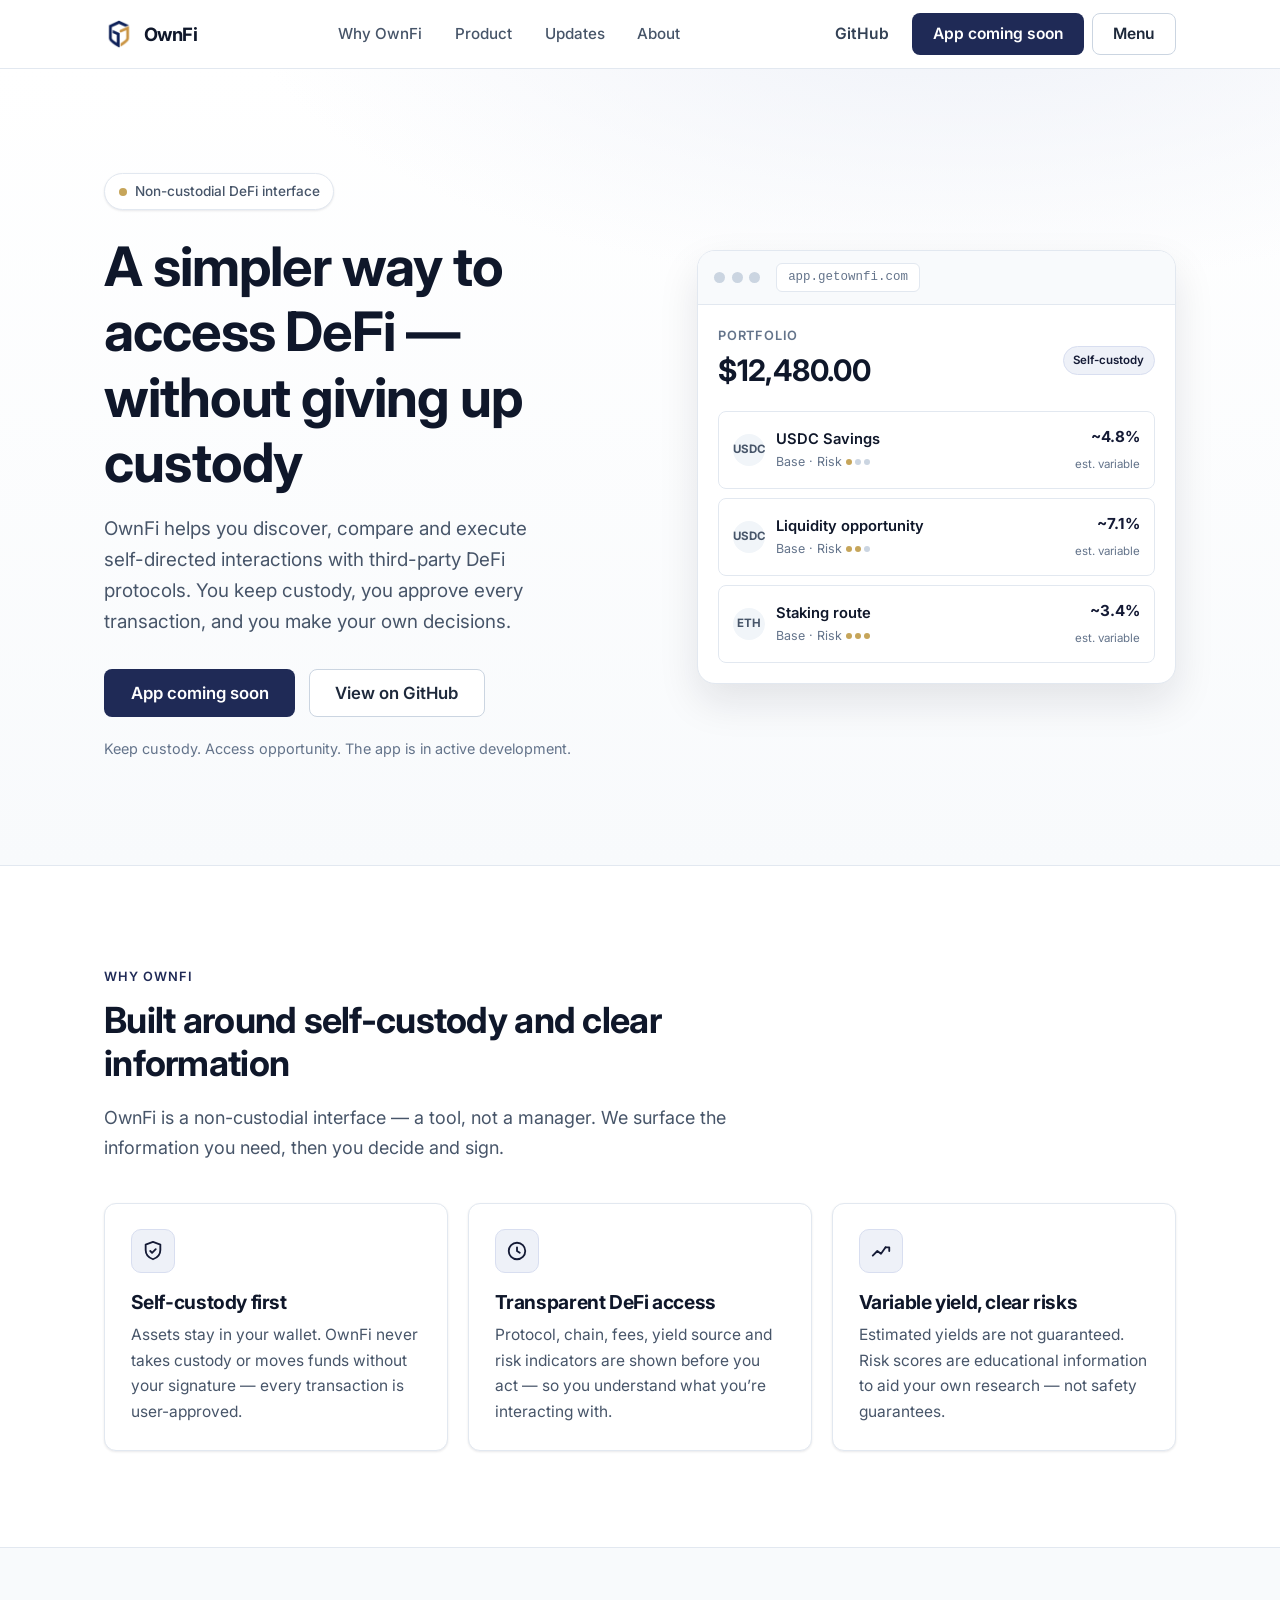
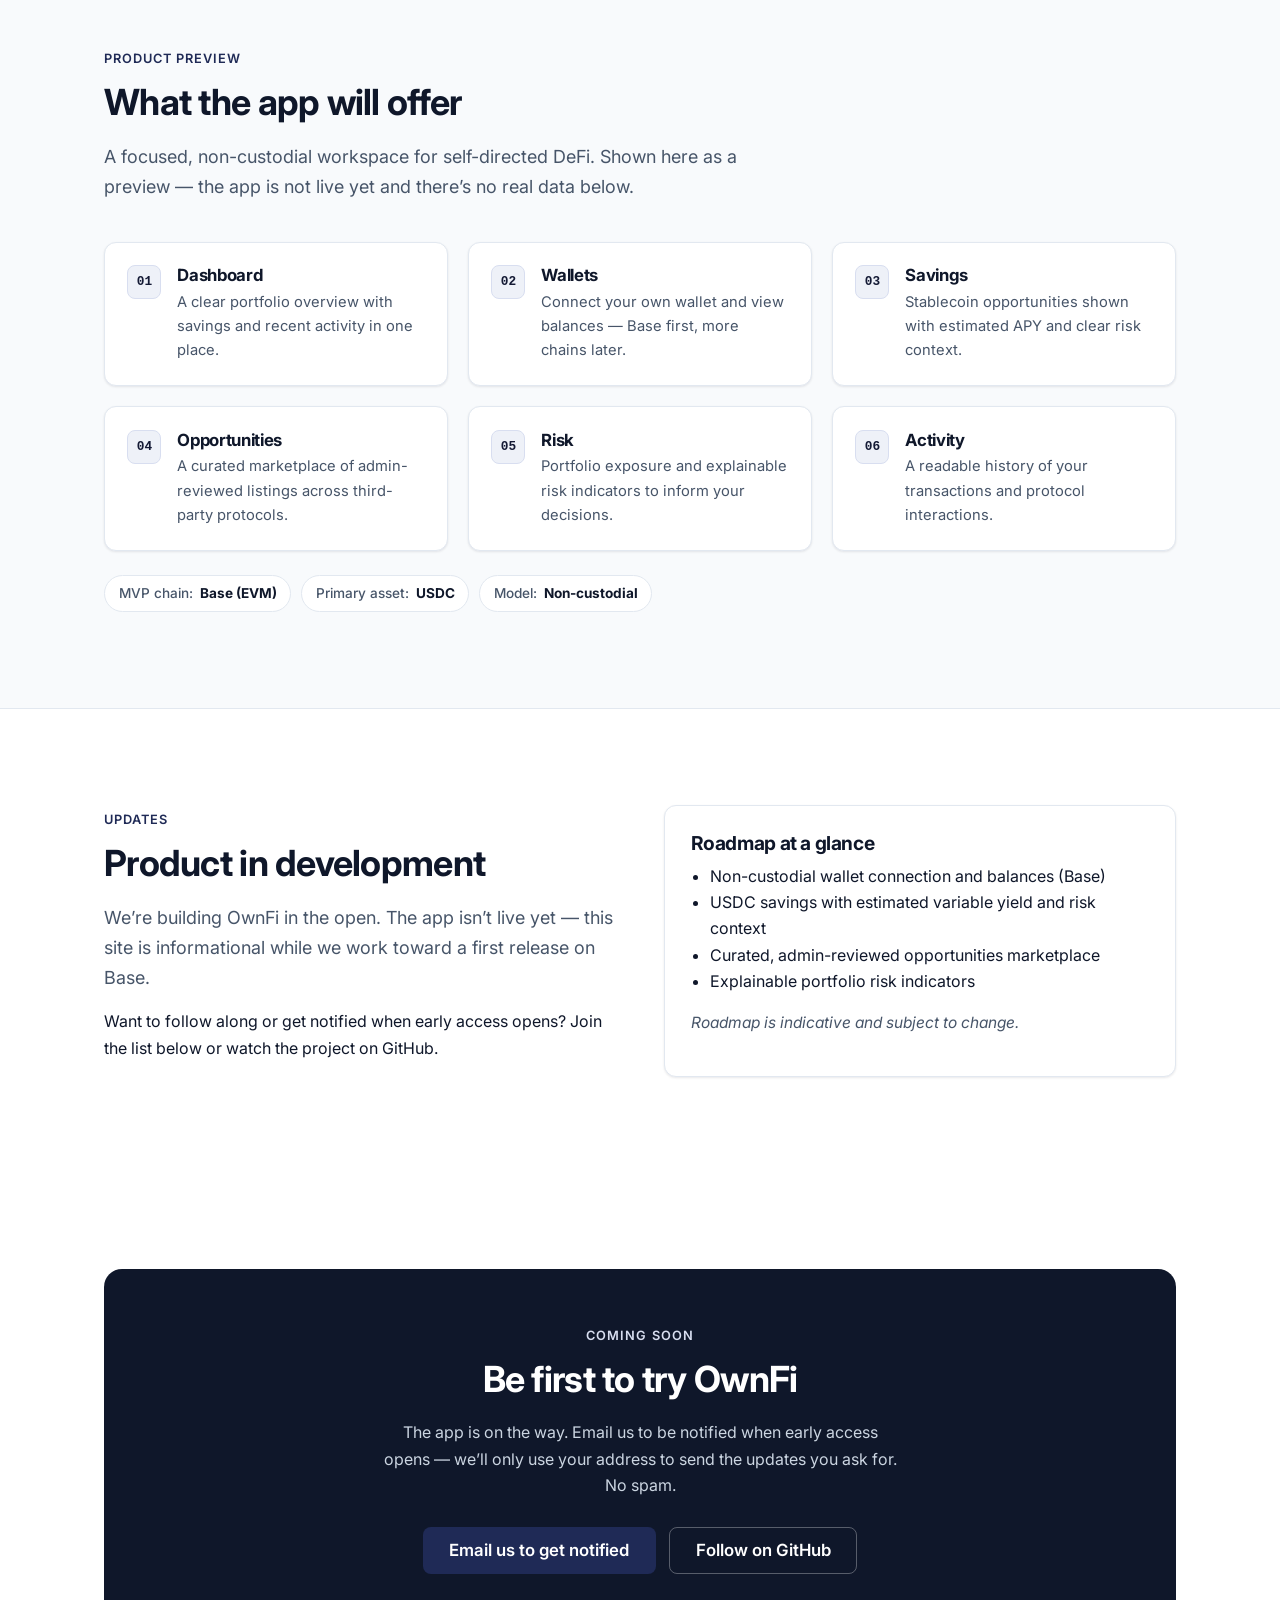
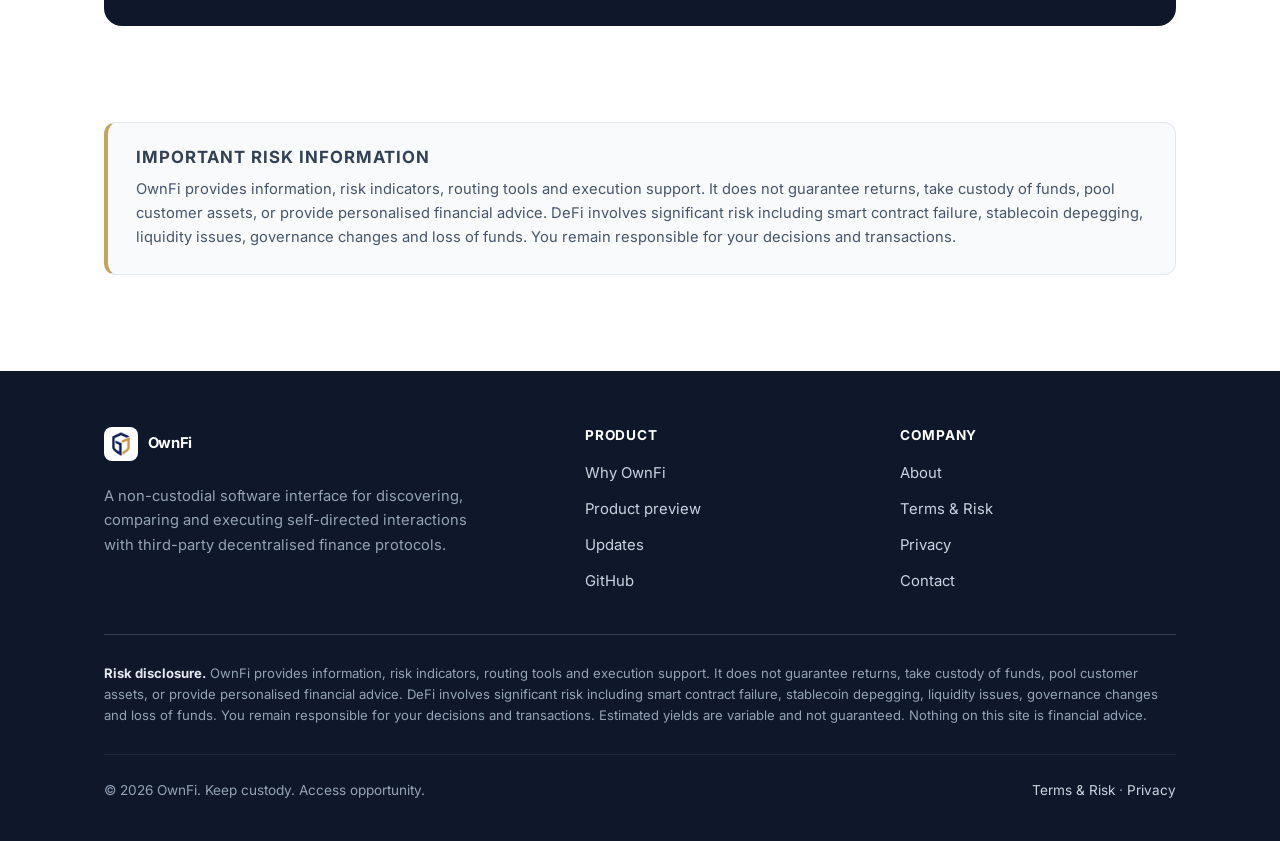
<file: index.html>
<!doctype html>
<html lang="en">
  <head>
    <meta charset="utf-8" />
    <meta name="viewport" content="width=device-width, initial-scale=1" />
    <title>OwnFi — Keep custody. Access opportunity.</title>
    <meta
      name="description"
      content="OwnFi is a non-custodial software interface for discovering, comparing and executing self-directed interactions with third-party DeFi protocols. Keep custody. Access opportunity."
    />
    <link rel="canonical" href="https://getownfi.com/" />

    <!-- Icons -->
    <link rel="icon" type="image/png" href="favicon.png" />
    <link rel="apple-touch-icon" href="apple-touch-icon.png" />
    <meta name="theme-color" content="#1f2a56" />

    <!-- Open Graph / Twitter -->
    <meta property="og:type" content="website" />
    <meta property="og:site_name" content="OwnFi" />
    <meta property="og:title" content="OwnFi — Keep custody. Access opportunity." />
    <meta
      property="og:description"
      content="A simpler way to access DeFi — without giving up custody. A non-custodial interface for self-directed interactions with third-party DeFi protocols."
    />
    <meta property="og:url" content="https://getownfi.com/" />
    <meta property="og:image" content="https://getownfi.com/assets/img/og.png" />
    <meta name="twitter:card" content="summary_large_image" />
    <meta name="twitter:title" content="OwnFi — Keep custody. Access opportunity." />
    <meta
      name="twitter:description"
      content="A simpler way to access DeFi — without giving up custody."
    />
    <meta name="twitter:image" content="https://getownfi.com/assets/img/og.png" />

    <!-- Fonts -->
    <link rel="preconnect" href="https://fonts.googleapis.com" />
    <link rel="preconnect" href="https://fonts.gstatic.com" crossorigin />
    <link
      href="https://fonts.googleapis.com/css2?family=Inter:wght@400;500;600;700&display=swap"
      rel="stylesheet"
    />

    <link rel="stylesheet" href="assets/css/styles.css" />
  </head>
  <body>
    <a class="skip-link" href="#main">Skip to content</a>

    <!-- ===================== Header ===================== -->
    <header class="site-header">
      <div class="container nav">
        <a class="brand" href="index.html" aria-label="OwnFi home">
          <img class="brand__mark" src="assets/img/logo-mark.png" alt="" width="30" height="30" />
          OwnFi
        </a>

        <nav aria-label="Primary">
          <ul class="nav__links" id="primary-nav">
            <li><a href="#value">Why OwnFi</a></li>
            <li><a href="#product">Product</a></li>
            <li><a href="#updates">Updates</a></li>
            <li><a href="about.html">About</a></li>
          </ul>
        </nav>

        <div class="nav__cta">
          <a class="btn btn--ghost" href="https://github.com/GetOwnFi" rel="noopener">GitHub</a>
          <a class="btn btn--primary" href="#waitlist">App coming soon</a>
          <button
            class="btn btn--secondary nav-toggle"
            type="button"
            aria-expanded="false"
            aria-controls="primary-nav"
            aria-label="Toggle navigation menu"
          >
            Menu
          </button>
        </div>
      </div>
    </header>

    <main id="main">
      <!-- ===================== Hero ===================== -->
      <section class="hero">
        <div class="container hero__grid">
          <div class="hero__copy">
            <span class="hero__badge"><span class="dot"></span> Non-custodial DeFi interface</span>
            <h1>A simpler way to access DeFi — without giving up custody</h1>
            <p class="hero__sub">
              OwnFi helps you discover, compare and execute self-directed interactions with
              third-party DeFi protocols. You keep custody, you approve every transaction, and
              you make your own decisions.
            </p>
            <div class="hero__actions">
              <a class="btn btn--primary btn--lg" href="#waitlist">App coming soon</a>
              <a class="btn btn--secondary btn--lg" href="https://github.com/GetOwnFi" rel="noopener">
                View on GitHub
              </a>
            </div>
            <p class="hero__note">Keep custody. Access opportunity. The app is in active development.</p>
          </div>

          <!-- Static mock UI illustration (no real data, no API calls) -->
          <div class="hero__media">
            <div class="mock" role="img" aria-label="Illustration of the OwnFi app showing a sample portfolio balance and example savings opportunities. Figures are illustrative only.">
              <div class="mock__bar" aria-hidden="true">
                <span></span><span></span><span></span>
                <span class="mock__url">app.getownfi.com</span>
              </div>
              <div class="mock__body" aria-hidden="true">
                <div class="mock__row">
                  <div>
                    <div class="mock__title">Portfolio</div>
                    <div class="mock__balance">$12,480.00</div>
                  </div>
                  <span class="mock__pill">Self-custody</span>
                </div>
                <ul class="mock__list">
                  <li class="mock__item">
                    <div class="mock__item-main">
                      <span class="mock__token">USDC</span>
                      <div>
                        <div class="mock__item-name">USDC Savings</div>
                        <div class="mock__item-sub">
                          Base · Risk
                          <span class="risk-dots" data-level="1"><i></i><i></i><i></i></span>
                        </div>
                      </div>
                    </div>
                    <div class="mock__apy">
                      <strong>~4.8%</strong>
                      <span>est. variable</span>
                    </div>
                  </li>
                  <li class="mock__item">
                    <div class="mock__item-main">
                      <span class="mock__token">USDC</span>
                      <div>
                        <div class="mock__item-name">Liquidity opportunity</div>
                        <div class="mock__item-sub">
                          Base · Risk
                          <span class="risk-dots" data-level="2"><i></i><i></i><i></i></span>
                        </div>
                      </div>
                    </div>
                    <div class="mock__apy">
                      <strong>~7.1%</strong>
                      <span>est. variable</span>
                    </div>
                  </li>
                  <li class="mock__item">
                    <div class="mock__item-main">
                      <span class="mock__token">ETH</span>
                      <div>
                        <div class="mock__item-name">Staking route</div>
                        <div class="mock__item-sub">
                          Base · Risk
                          <span class="risk-dots" data-level="3"><i></i><i></i><i></i></span>
                        </div>
                      </div>
                    </div>
                    <div class="mock__apy">
                      <strong>~3.4%</strong>
                      <span>est. variable</span>
                    </div>
                  </li>
                </ul>
              </div>
            </div>
          </div>
        </div>
      </section>

      <!-- ===================== Value props ===================== -->
      <section class="section" id="value">
        <div class="container">
          <div class="section__head">
            <span class="eyebrow">Why OwnFi</span>
            <h2>Built around self-custody and clear information</h2>
            <p class="lead">
              OwnFi is a non-custodial interface — a tool, not a manager. We surface the
              information you need, then you decide and sign.
            </p>
          </div>

          <div class="grid grid--3">
            <article class="card">
              <div class="card__icon" aria-hidden="true">
                <svg viewBox="0 0 24 24" fill="none" stroke="currentColor" stroke-width="2" stroke-linecap="round" stroke-linejoin="round">
                  <path d="M12 2l8 3v6c0 5-3.4 8.5-8 10-4.6-1.5-8-5-8-10V5l8-3z" />
                  <path d="M9 12l2 2 4-4" />
                </svg>
              </div>
              <h3>Self-custody first</h3>
              <p>
                Assets stay in your wallet. OwnFi never takes custody or moves funds without your
                signature — every transaction is user-approved.
              </p>
            </article>

            <article class="card">
              <div class="card__icon" aria-hidden="true">
                <svg viewBox="0 0 24 24" fill="none" stroke="currentColor" stroke-width="2" stroke-linecap="round" stroke-linejoin="round">
                  <circle cx="12" cy="12" r="9" />
                  <path d="M12 8v4l3 2" />
                </svg>
              </div>
              <h3>Transparent DeFi access</h3>
              <p>
                Protocol, chain, fees, yield source and risk indicators are shown before you act —
                so you understand what you’re interacting with.
              </p>
            </article>

            <article class="card">
              <div class="card__icon" aria-hidden="true">
                <svg viewBox="0 0 24 24" fill="none" stroke="currentColor" stroke-width="2" stroke-linecap="round" stroke-linejoin="round">
                  <path d="M3 17l5-5 4 3 5-7" />
                  <path d="M17 8h4v4" />
                </svg>
              </div>
              <h3>Variable yield, clear risks</h3>
              <p>
                Estimated yields are not guaranteed. Risk scores are educational information to aid
                your own research — not safety guarantees.
              </p>
            </article>
          </div>
        </div>
      </section>

      <!-- ===================== Product preview ===================== -->
      <section class="section section--subtle" id="product">
        <div class="container">
          <div class="section__head">
            <span class="eyebrow">Product preview</span>
            <h2>What the app will offer</h2>
            <p class="lead">
              A focused, non-custodial workspace for self-directed DeFi. Shown here as a preview —
              the app is not live yet and there’s no real data below.
            </p>
          </div>

          <div class="grid grid--3">
            <article class="feature">
              <span class="feature__num">01</span>
              <div>
                <h3>Dashboard</h3>
                <p>A clear portfolio overview with savings and recent activity in one place.</p>
              </div>
            </article>
            <article class="feature">
              <span class="feature__num">02</span>
              <div>
                <h3>Wallets</h3>
                <p>Connect your own wallet and view balances — Base first, more chains later.</p>
              </div>
            </article>
            <article class="feature">
              <span class="feature__num">03</span>
              <div>
                <h3>Savings</h3>
                <p>Stablecoin opportunities shown with estimated APY and clear risk context.</p>
              </div>
            </article>
            <article class="feature">
              <span class="feature__num">04</span>
              <div>
                <h3>Opportunities</h3>
                <p>A curated marketplace of admin-reviewed listings across third-party protocols.</p>
              </div>
            </article>
            <article class="feature">
              <span class="feature__num">05</span>
              <div>
                <h3>Risk</h3>
                <p>Portfolio exposure and explainable risk indicators to inform your decisions.</p>
              </div>
            </article>
            <article class="feature">
              <span class="feature__num">06</span>
              <div>
                <h3>Activity</h3>
                <p>A readable history of your transactions and protocol interactions.</p>
              </div>
            </article>
          </div>

          <div class="chips" aria-label="Initial focus">
            <span class="chip">MVP chain: <strong>Base (EVM)</strong></span>
            <span class="chip">Primary asset: <strong>USDC</strong></span>
            <span class="chip">Model: <strong>Non-custodial</strong></span>
          </div>
        </div>
      </section>

      <!-- ===================== Updates ===================== -->
      <section class="section" id="updates">
        <div class="container">
          <div class="grid grid--2" style="align-items: center; gap: 3rem;">
            <div>
              <span class="eyebrow">Updates</span>
              <h2>Product in development</h2>
              <p class="lead">
                We’re building OwnFi in the open. The app isn’t live yet — this site is
                informational while we work toward a first release on Base.
              </p>
              <p>
                Want to follow along or get notified when early access opens? Join the list below
                or watch the project on GitHub.
              </p>
            </div>
            <div class="card">
              <h3>Roadmap at a glance</h3>
              <ul>
                <li>Non-custodial wallet connection and balances (Base)</li>
                <li>USDC savings with estimated variable yield and risk context</li>
                <li>Curated, admin-reviewed opportunities marketplace</li>
                <li>Explainable portfolio risk indicators</li>
              </ul>
              <p class="meta-note">Roadmap is indicative and subject to change.</p>
            </div>
          </div>
        </div>
      </section>

      <!-- ===================== Waitlist / CTA ===================== -->
      <section class="section" id="waitlist" aria-labelledby="waitlist-title">
        <div class="container">
          <div class="callout">
            <span class="eyebrow" style="color: var(--accent-100)">Coming soon</span>
            <h2 id="waitlist-title">Be first to try OwnFi</h2>
            <p>
              The app is on the way. Email us to be notified when early access opens — we’ll only
              use your address to send the updates you ask for. No spam.
            </p>

            <div class="hero__actions">
              <a
                class="btn btn--primary btn--lg"
                href="mailto:hello@getownfi.com?subject=OwnFi%20early%20access"
                >Email us to get notified</a
              >
              <a class="btn btn--secondary btn--lg" href="https://github.com/GetOwnFi" rel="noopener">
                Follow on GitHub
              </a>
            </div>
          </div>
        </div>
      </section>

      <!-- ===================== Disclaimer ===================== -->
      <section class="section" style="padding-top: 0;">
        <div class="container">
          <div class="disclaimer">
            <h2>Important risk information</h2>
            <p>
              OwnFi provides information, risk indicators, routing tools and execution support. It
              does not guarantee returns, take custody of funds, pool customer assets, or provide
              personalised financial advice. DeFi involves significant risk including smart contract
              failure, stablecoin depegging, liquidity issues, governance changes and loss of funds.
              You remain responsible for your decisions and transactions.
            </p>
          </div>
        </div>
      </section>
    </main>

    <!-- ===================== Footer ===================== -->
    <footer class="site-footer">
      <div class="container">
        <div class="footer__grid">
          <div class="footer__col footer__brand-col">
            <a class="brand" href="index.html" aria-label="OwnFi home">
              <img class="brand__mark" src="assets/img/logo-mark.png" alt="" width="30" height="30" />
              OwnFi
            </a>
            <p class="footer__about">
              A non-custodial software interface for discovering, comparing and executing
              self-directed interactions with third-party decentralised finance protocols.
            </p>
          </div>

          <div class="footer__col">
            <h4>Product</h4>
            <ul>
              <li><a href="index.html#value">Why OwnFi</a></li>
              <li><a href="index.html#product">Product preview</a></li>
              <li><a href="index.html#updates">Updates</a></li>
              <li><a href="https://github.com/GetOwnFi" rel="noopener">GitHub</a></li>
            </ul>
          </div>

          <div class="footer__col">
            <h4>Company</h4>
            <ul>
              <li><a href="about.html">About</a></li>
              <li><a href="terms.html">Terms &amp; Risk</a></li>
              <li><a href="privacy.html">Privacy</a></li>
              <li><a href="mailto:hello@getownfi.com">Contact</a></li>
            </ul>
          </div>
        </div>

        <p class="footer__disclaimer">
          <strong>Risk disclosure.</strong> OwnFi provides information, risk indicators, routing
          tools and execution support. It does not guarantee returns, take custody of funds, pool
          customer assets, or provide personalised financial advice. DeFi involves significant risk
          including smart contract failure, stablecoin depegging, liquidity issues, governance
          changes and loss of funds. You remain responsible for your decisions and transactions.
          Estimated yields are variable and not guaranteed. Nothing on this site is financial advice.
        </p>

        <div class="footer__bottom">
          <span>&copy; <span id="year">2026</span> OwnFi. Keep custody. Access opportunity.</span>
          <span>
            <a href="terms.html">Terms &amp; Risk</a> ·
            <a href="privacy.html">Privacy</a>
          </span>
        </div>
      </div>
    </footer>

    <script src="assets/js/main.js" defer></script>
  </body>
</html>
</file>
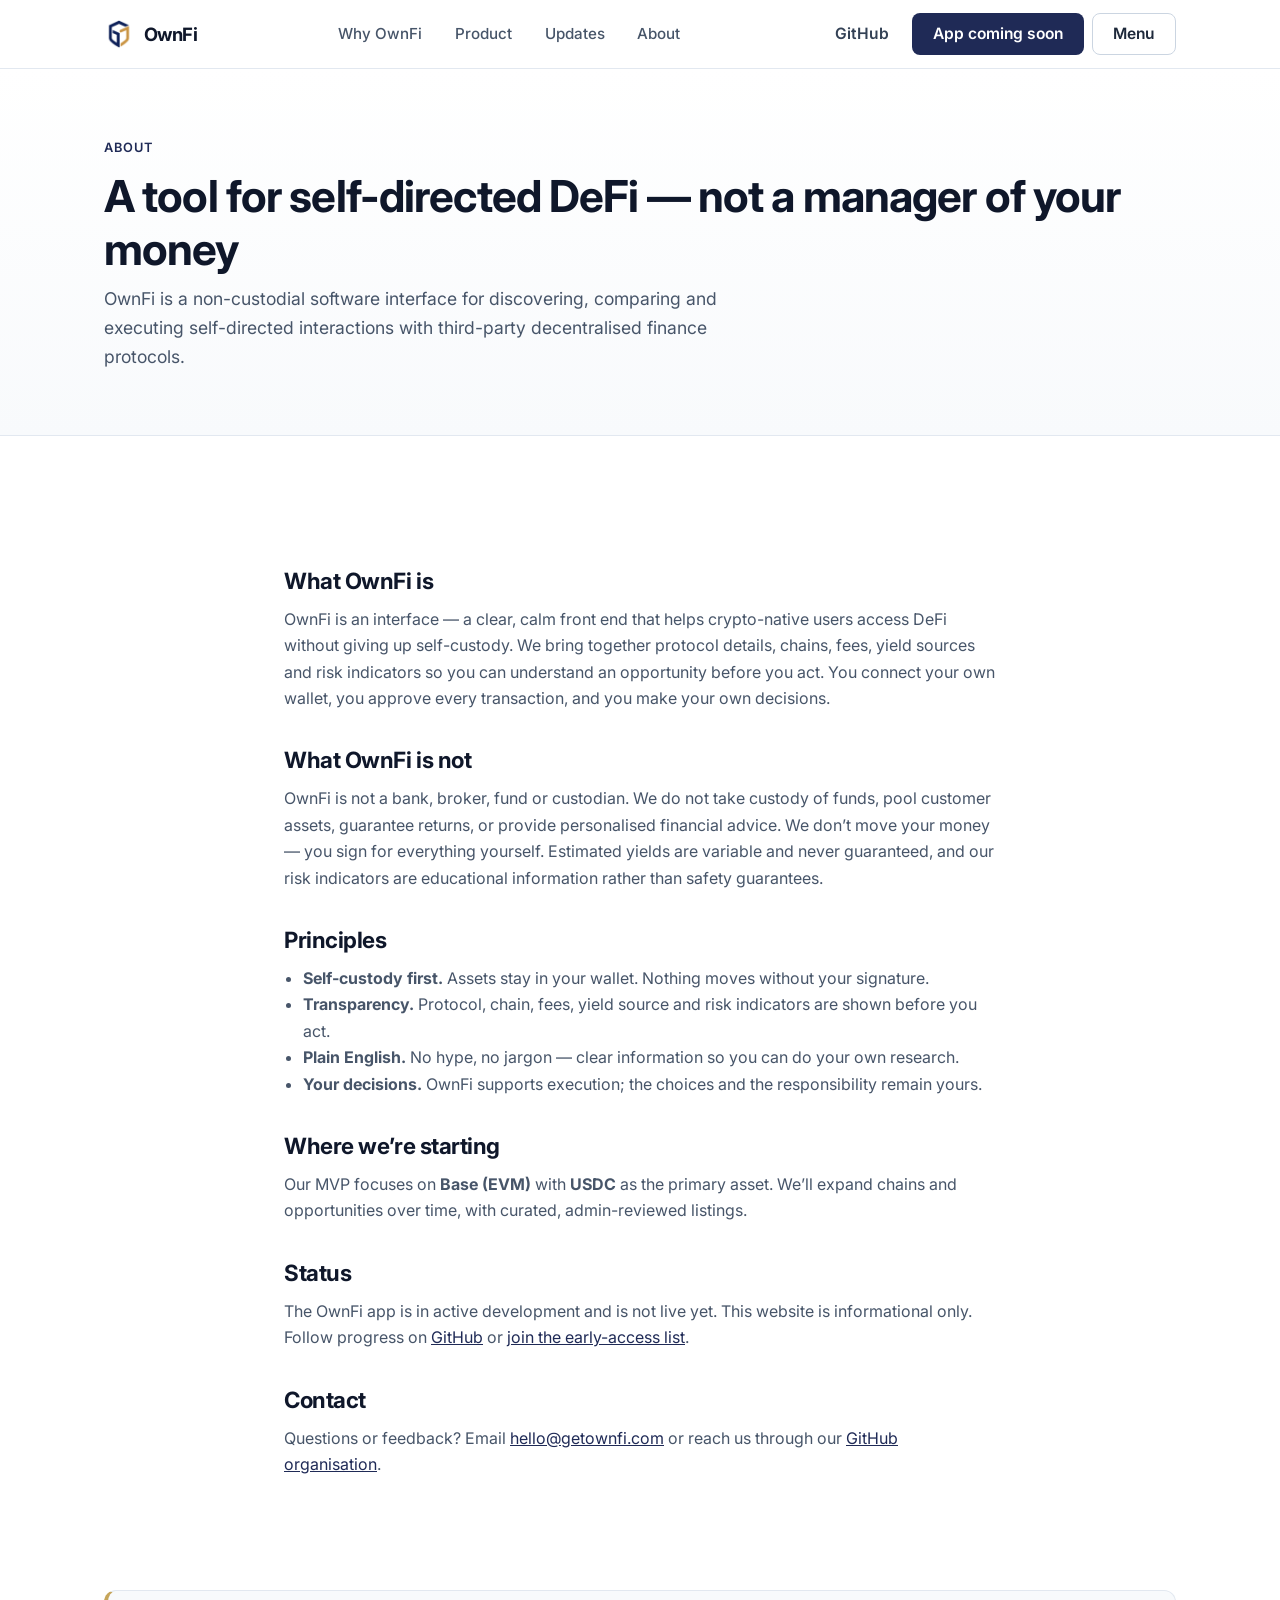
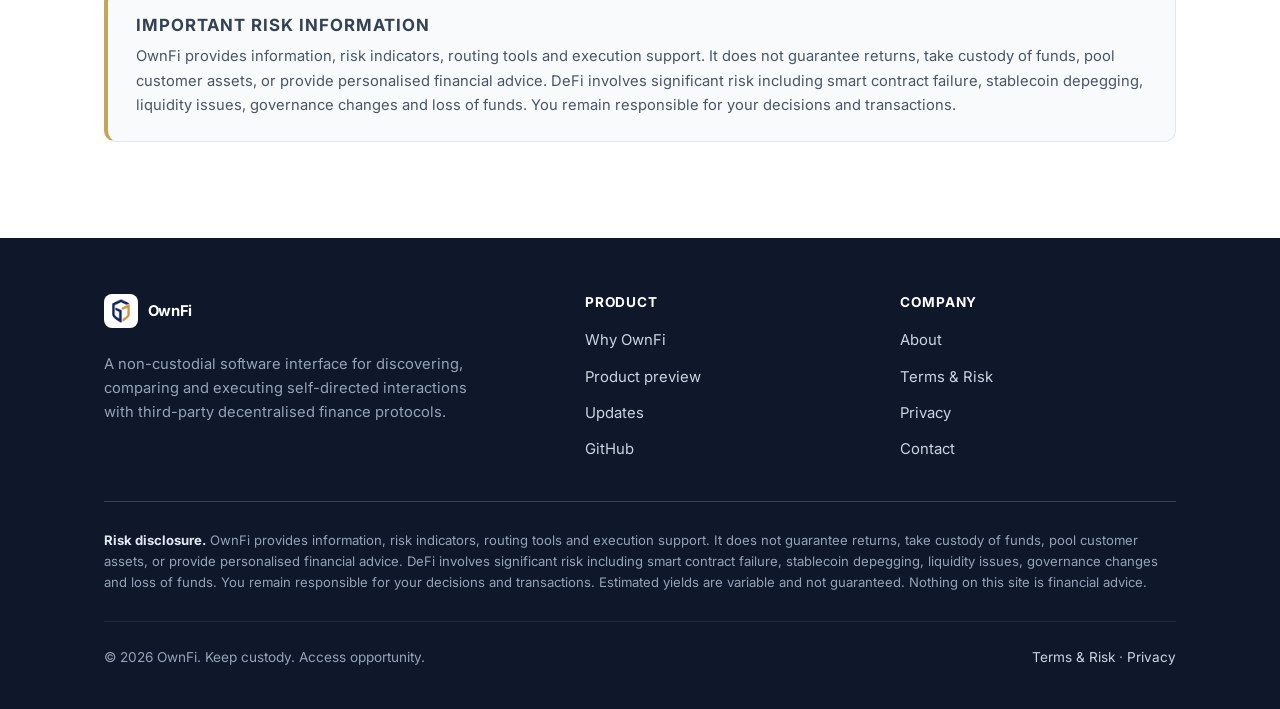
<file: about.html>
<!doctype html>
<html lang="en">
  <head>
    <meta charset="utf-8" />
    <meta name="viewport" content="width=device-width, initial-scale=1" />
    <title>About — OwnFi</title>
    <meta
      name="description"
      content="OwnFi is a non-custodial interface for self-directed DeFi. Learn what we are building, what we are not, and the principles behind it."
    />
    <link rel="canonical" href="https://getownfi.com/about.html" />

    <link rel="icon" type="image/png" href="favicon.png" />
    <link rel="apple-touch-icon" href="apple-touch-icon.png" />
    <meta name="theme-color" content="#1f2a56" />

    <meta property="og:type" content="website" />
    <meta property="og:site_name" content="OwnFi" />
    <meta property="og:title" content="About — OwnFi" />
    <meta
      property="og:description"
      content="A non-custodial interface for self-directed DeFi. Keep custody. Access opportunity."
    />
    <meta property="og:url" content="https://getownfi.com/about.html" />
    <meta property="og:image" content="https://getownfi.com/assets/img/og.png" />
    <meta name="twitter:card" content="summary_large_image" />

    <link rel="preconnect" href="https://fonts.googleapis.com" />
    <link rel="preconnect" href="https://fonts.gstatic.com" crossorigin />
    <link
      href="https://fonts.googleapis.com/css2?family=Inter:wght@400;500;600;700&display=swap"
      rel="stylesheet"
    />
    <link rel="stylesheet" href="assets/css/styles.css" />
  </head>
  <body>
    <a class="skip-link" href="#main">Skip to content</a>

    <header class="site-header">
      <div class="container nav">
        <a class="brand" href="index.html" aria-label="OwnFi home">
          <img class="brand__mark" src="assets/img/logo-mark.png" alt="" width="30" height="30" />
          OwnFi
        </a>
        <nav aria-label="Primary">
          <ul class="nav__links" id="primary-nav">
            <li><a href="index.html#value">Why OwnFi</a></li>
            <li><a href="index.html#product">Product</a></li>
            <li><a href="index.html#updates">Updates</a></li>
            <li><a href="about.html" aria-current="page">About</a></li>
          </ul>
        </nav>
        <div class="nav__cta">
          <a class="btn btn--ghost" href="https://github.com/GetOwnFi" rel="noopener">GitHub</a>
          <a class="btn btn--primary" href="index.html#waitlist">App coming soon</a>
          <button
            class="btn btn--secondary nav-toggle"
            type="button"
            aria-expanded="false"
            aria-controls="primary-nav"
            aria-label="Toggle navigation menu"
          >
            Menu
          </button>
        </div>
      </div>
    </header>

    <main id="main">
      <section class="page-hero">
        <div class="container">
          <span class="eyebrow">About</span>
          <h1>A tool for self-directed DeFi — not a manager of your money</h1>
          <p>
            OwnFi is a non-custodial software interface for discovering, comparing and executing
            self-directed interactions with third-party decentralised finance protocols.
          </p>
        </div>
      </section>

      <section class="section">
        <div class="container prose">
          <h2>What OwnFi is</h2>
          <p>
            OwnFi is an interface — a clear, calm front end that helps crypto-native users access
            DeFi without giving up self-custody. We bring together protocol details, chains, fees,
            yield sources and risk indicators so you can understand an opportunity before you act.
            You connect your own wallet, you approve every transaction, and you make your own
            decisions.
          </p>

          <h2>What OwnFi is not</h2>
          <p>
            OwnFi is not a bank, broker, fund or custodian. We do not take custody of funds, pool
            customer assets, guarantee returns, or provide personalised financial advice. We don’t
            move your money — you sign for everything yourself. Estimated yields are variable and
            never guaranteed, and our risk indicators are educational information rather than safety
            guarantees.
          </p>

          <h2>Principles</h2>
          <ul>
            <li>
              <strong>Self-custody first.</strong> Assets stay in your wallet. Nothing moves without
              your signature.
            </li>
            <li>
              <strong>Transparency.</strong> Protocol, chain, fees, yield source and risk indicators
              are shown before you act.
            </li>
            <li>
              <strong>Plain English.</strong> No hype, no jargon — clear information so you can do
              your own research.
            </li>
            <li>
              <strong>Your decisions.</strong> OwnFi supports execution; the choices and the
              responsibility remain yours.
            </li>
          </ul>

          <h2>Where we’re starting</h2>
          <p>
            Our MVP focuses on <strong>Base (EVM)</strong> with <strong>USDC</strong> as the primary
            asset. We’ll expand chains and opportunities over time, with curated, admin-reviewed
            listings.
          </p>

          <h2>Status</h2>
          <p>
            The OwnFi app is in active development and is not live yet. This website is informational
            only. Follow progress on
            <a href="https://github.com/GetOwnFi" rel="noopener">GitHub</a> or
            <a href="index.html#waitlist">join the early-access list</a>.
          </p>

          <h2>Contact</h2>
          <p>
            Questions or feedback? Email
            <a href="mailto:hello@getownfi.com">hello@getownfi.com</a> or reach us through our
            <a href="https://github.com/GetOwnFi" rel="noopener">GitHub organisation</a>.
          </p>
        </div>
      </section>

      <section class="section" style="padding-top: 0;">
        <div class="container">
          <div class="disclaimer">
            <h2>Important risk information</h2>
            <p>
              OwnFi provides information, risk indicators, routing tools and execution support. It
              does not guarantee returns, take custody of funds, pool customer assets, or provide
              personalised financial advice. DeFi involves significant risk including smart contract
              failure, stablecoin depegging, liquidity issues, governance changes and loss of funds.
              You remain responsible for your decisions and transactions.
            </p>
          </div>
        </div>
      </section>
    </main>

    <footer class="site-footer">
      <div class="container">
        <div class="footer__grid">
          <div class="footer__col footer__brand-col">
            <a class="brand" href="index.html" aria-label="OwnFi home">
              <img class="brand__mark" src="assets/img/logo-mark.png" alt="" width="30" height="30" />
              OwnFi
            </a>
            <p class="footer__about">
              A non-custodial software interface for discovering, comparing and executing
              self-directed interactions with third-party decentralised finance protocols.
            </p>
          </div>
          <div class="footer__col">
            <h4>Product</h4>
            <ul>
              <li><a href="index.html#value">Why OwnFi</a></li>
              <li><a href="index.html#product">Product preview</a></li>
              <li><a href="index.html#updates">Updates</a></li>
              <li><a href="https://github.com/GetOwnFi" rel="noopener">GitHub</a></li>
            </ul>
          </div>
          <div class="footer__col">
            <h4>Company</h4>
            <ul>
              <li><a href="about.html">About</a></li>
              <li><a href="terms.html">Terms &amp; Risk</a></li>
              <li><a href="privacy.html">Privacy</a></li>
              <li><a href="mailto:hello@getownfi.com">Contact</a></li>
            </ul>
          </div>
        </div>

        <p class="footer__disclaimer">
          <strong>Risk disclosure.</strong> OwnFi provides information, risk indicators, routing
          tools and execution support. It does not guarantee returns, take custody of funds, pool
          customer assets, or provide personalised financial advice. DeFi involves significant risk
          including smart contract failure, stablecoin depegging, liquidity issues, governance
          changes and loss of funds. You remain responsible for your decisions and transactions.
          Estimated yields are variable and not guaranteed. Nothing on this site is financial advice.
        </p>

        <div class="footer__bottom">
          <span>&copy; <span id="year">2026</span> OwnFi. Keep custody. Access opportunity.</span>
          <span>
            <a href="terms.html">Terms &amp; Risk</a> ·
            <a href="privacy.html">Privacy</a>
          </span>
        </div>
      </div>
    </footer>

    <script src="assets/js/main.js" defer></script>
  </body>
</html>
</file>
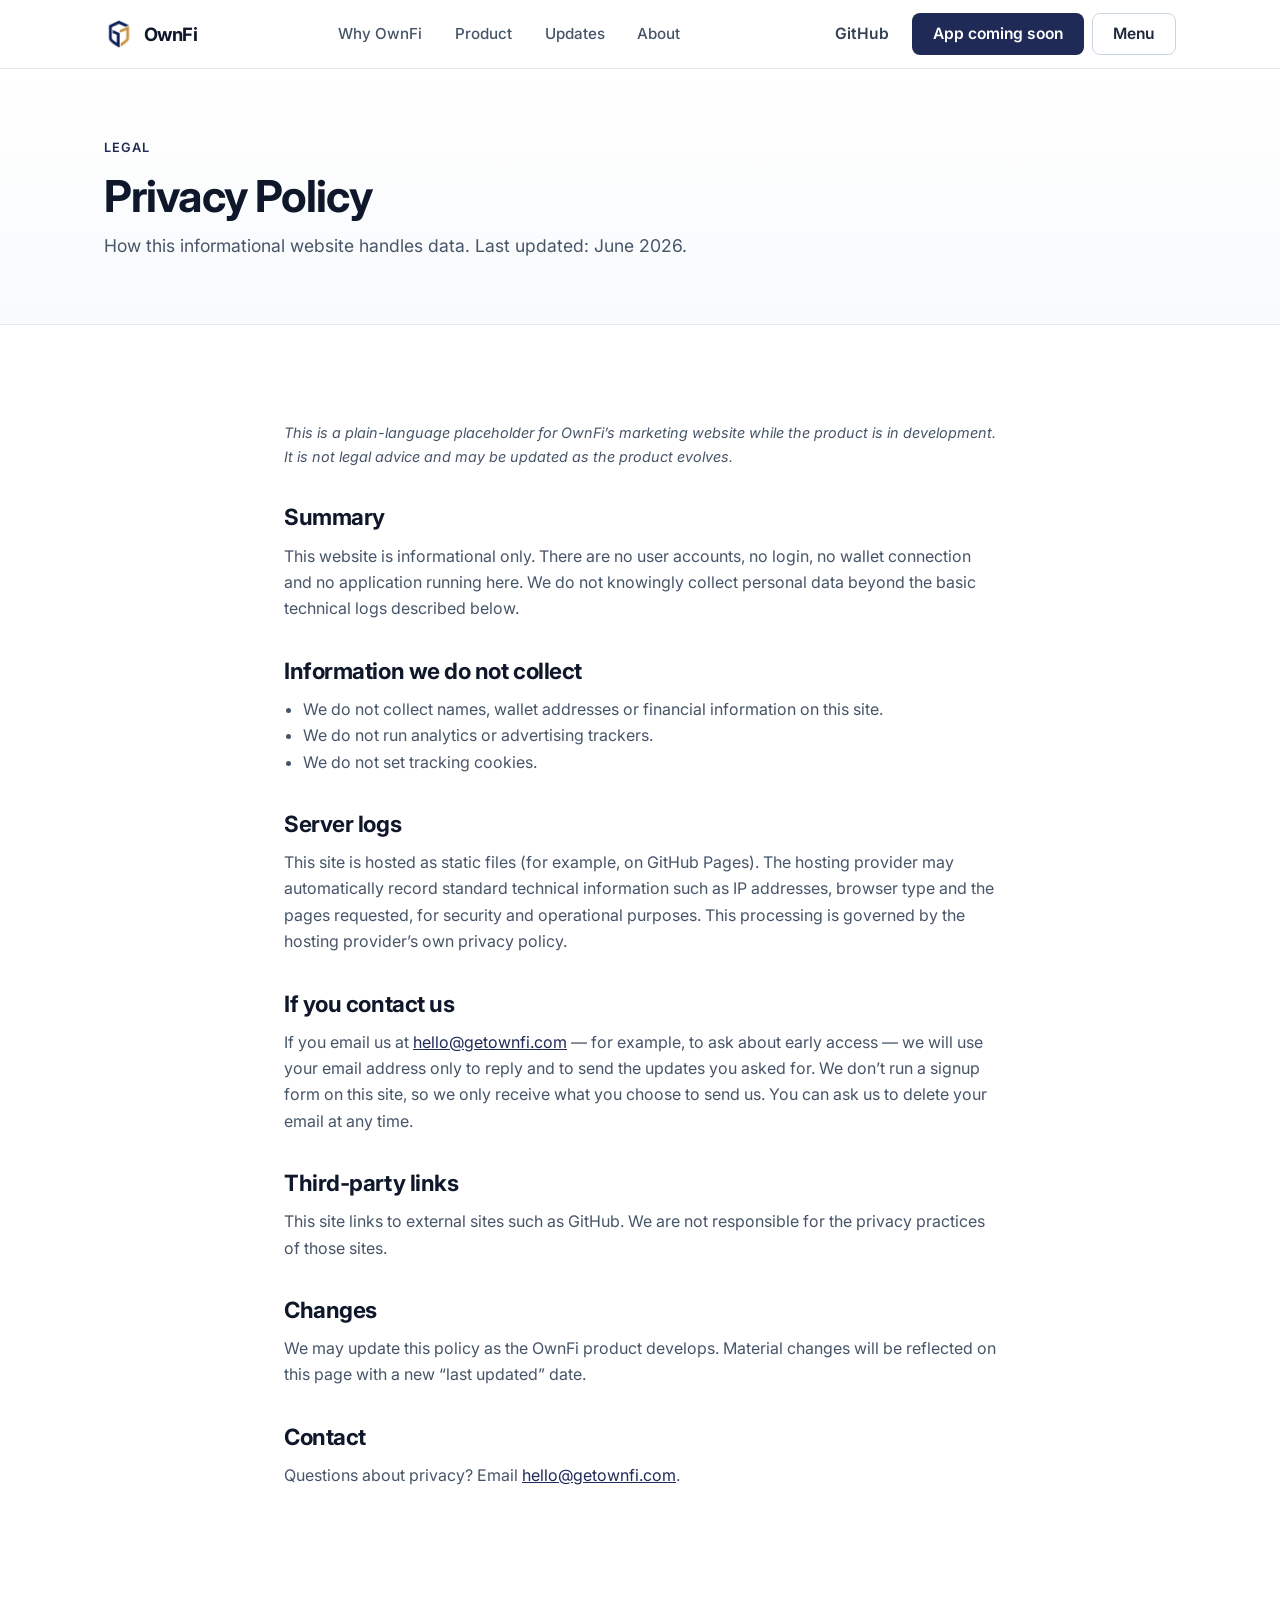
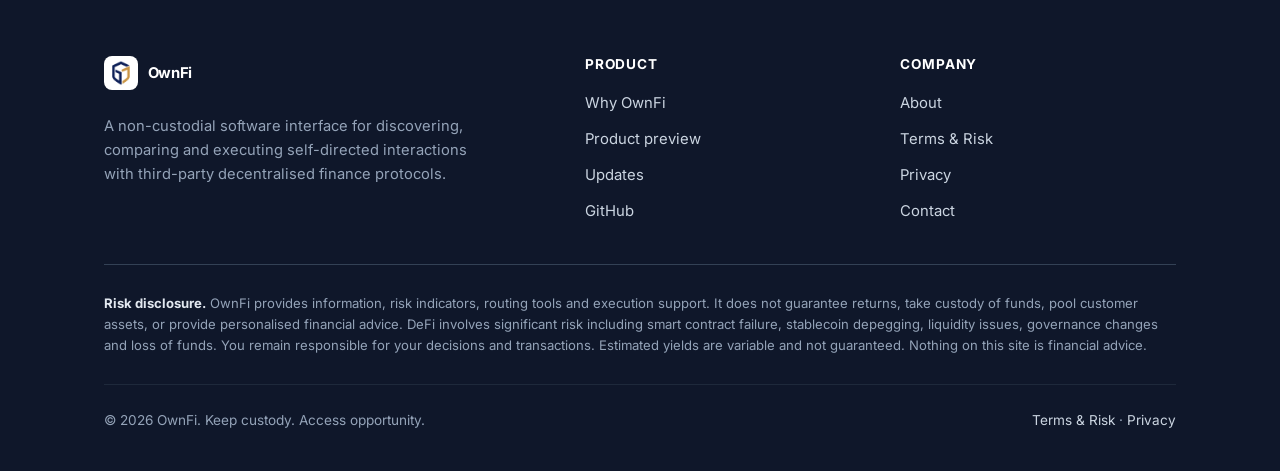
<file: privacy.html>
<!doctype html>
<html lang="en">
  <head>
    <meta charset="utf-8" />
    <meta name="viewport" content="width=device-width, initial-scale=1" />
    <title>Privacy Policy — OwnFi</title>
    <meta
      name="description"
      content="OwnFi privacy policy. This site is informational only — there are no accounts, and we do not collect personal data beyond basic server logs."
    />
    <link rel="canonical" href="https://getownfi.com/privacy.html" />
    <meta name="robots" content="index,follow" />

    <link rel="icon" type="image/png" href="favicon.png" />
    <link rel="apple-touch-icon" href="apple-touch-icon.png" />
    <meta name="theme-color" content="#1f2a56" />

    <meta property="og:type" content="website" />
    <meta property="og:site_name" content="OwnFi" />
    <meta property="og:title" content="Privacy Policy — OwnFi" />
    <meta property="og:url" content="https://getownfi.com/privacy.html" />
    <meta property="og:image" content="https://getownfi.com/assets/img/og.png" />

    <link rel="preconnect" href="https://fonts.googleapis.com" />
    <link rel="preconnect" href="https://fonts.gstatic.com" crossorigin />
    <link
      href="https://fonts.googleapis.com/css2?family=Inter:wght@400;500;600;700&display=swap"
      rel="stylesheet"
    />
    <link rel="stylesheet" href="assets/css/styles.css" />
  </head>
  <body>
    <a class="skip-link" href="#main">Skip to content</a>

    <header class="site-header">
      <div class="container nav">
        <a class="brand" href="index.html" aria-label="OwnFi home">
          <img class="brand__mark" src="assets/img/logo-mark.png" alt="" width="30" height="30" />
          OwnFi
        </a>
        <nav aria-label="Primary">
          <ul class="nav__links" id="primary-nav">
            <li><a href="index.html#value">Why OwnFi</a></li>
            <li><a href="index.html#product">Product</a></li>
            <li><a href="index.html#updates">Updates</a></li>
            <li><a href="about.html">About</a></li>
          </ul>
        </nav>
        <div class="nav__cta">
          <a class="btn btn--ghost" href="https://github.com/GetOwnFi" rel="noopener">GitHub</a>
          <a class="btn btn--primary" href="index.html#waitlist">App coming soon</a>
          <button
            class="btn btn--secondary nav-toggle"
            type="button"
            aria-expanded="false"
            aria-controls="primary-nav"
            aria-label="Toggle navigation menu"
          >
            Menu
          </button>
        </div>
      </div>
    </header>

    <main id="main">
      <section class="page-hero">
        <div class="container">
          <span class="eyebrow">Legal</span>
          <h1>Privacy Policy</h1>
          <p>How this informational website handles data. Last updated: June 2026.</p>
        </div>
      </section>

      <section class="section">
        <div class="container prose">
          <p class="meta-note">
            This is a plain-language placeholder for OwnFi’s marketing website while the product is
            in development. It is not legal advice and may be updated as the product evolves.
          </p>

          <h2>Summary</h2>
          <p>
            This website is informational only. There are no user accounts, no login, no wallet
            connection and no application running here. We do not knowingly collect personal data
            beyond the basic technical logs described below.
          </p>

          <h2>Information we do not collect</h2>
          <ul>
            <li>We do not collect names, wallet addresses or financial information on this site.</li>
            <li>We do not run analytics or advertising trackers.</li>
            <li>We do not set tracking cookies.</li>
          </ul>

          <h2>Server logs</h2>
          <p>
            This site is hosted as static files (for example, on GitHub Pages). The hosting provider
            may automatically record standard technical information such as IP addresses, browser
            type and the pages requested, for security and operational purposes. This processing is
            governed by the hosting provider’s own privacy policy.
          </p>

          <h2>If you contact us</h2>
          <p>
            If you email us at
            <a href="mailto:hello@getownfi.com">hello@getownfi.com</a> — for example, to ask about
            early access — we will use your email address only to reply and to send the updates you
            asked for. We don’t run a signup form on this site, so we only receive what you choose
            to send us. You can ask us to delete your email at any time.
          </p>

          <h2>Third-party links</h2>
          <p>
            This site links to external sites such as GitHub. We are not responsible for the privacy
            practices of those sites.
          </p>

          <h2>Changes</h2>
          <p>
            We may update this policy as the OwnFi product develops. Material changes will be
            reflected on this page with a new “last updated” date.
          </p>

          <h2>Contact</h2>
          <p>
            Questions about privacy? Email
            <a href="mailto:hello@getownfi.com">hello@getownfi.com</a>.
          </p>
        </div>
      </section>
    </main>

    <footer class="site-footer">
      <div class="container">
        <div class="footer__grid">
          <div class="footer__col footer__brand-col">
            <a class="brand" href="index.html" aria-label="OwnFi home">
              <img class="brand__mark" src="assets/img/logo-mark.png" alt="" width="30" height="30" />
              OwnFi
            </a>
            <p class="footer__about">
              A non-custodial software interface for discovering, comparing and executing
              self-directed interactions with third-party decentralised finance protocols.
            </p>
          </div>
          <div class="footer__col">
            <h4>Product</h4>
            <ul>
              <li><a href="index.html#value">Why OwnFi</a></li>
              <li><a href="index.html#product">Product preview</a></li>
              <li><a href="index.html#updates">Updates</a></li>
              <li><a href="https://github.com/GetOwnFi" rel="noopener">GitHub</a></li>
            </ul>
          </div>
          <div class="footer__col">
            <h4>Company</h4>
            <ul>
              <li><a href="about.html">About</a></li>
              <li><a href="terms.html">Terms &amp; Risk</a></li>
              <li><a href="privacy.html" aria-current="page">Privacy</a></li>
              <li><a href="mailto:hello@getownfi.com">Contact</a></li>
            </ul>
          </div>
        </div>

        <p class="footer__disclaimer">
          <strong>Risk disclosure.</strong> OwnFi provides information, risk indicators, routing
          tools and execution support. It does not guarantee returns, take custody of funds, pool
          customer assets, or provide personalised financial advice. DeFi involves significant risk
          including smart contract failure, stablecoin depegging, liquidity issues, governance
          changes and loss of funds. You remain responsible for your decisions and transactions.
          Estimated yields are variable and not guaranteed. Nothing on this site is financial advice.
        </p>

        <div class="footer__bottom">
          <span>&copy; <span id="year">2026</span> OwnFi. Keep custody. Access opportunity.</span>
          <span>
            <a href="terms.html">Terms &amp; Risk</a> ·
            <a href="privacy.html">Privacy</a>
          </span>
        </div>
      </div>
    </footer>

    <script src="assets/js/main.js" defer></script>
  </body>
</html>
</file>
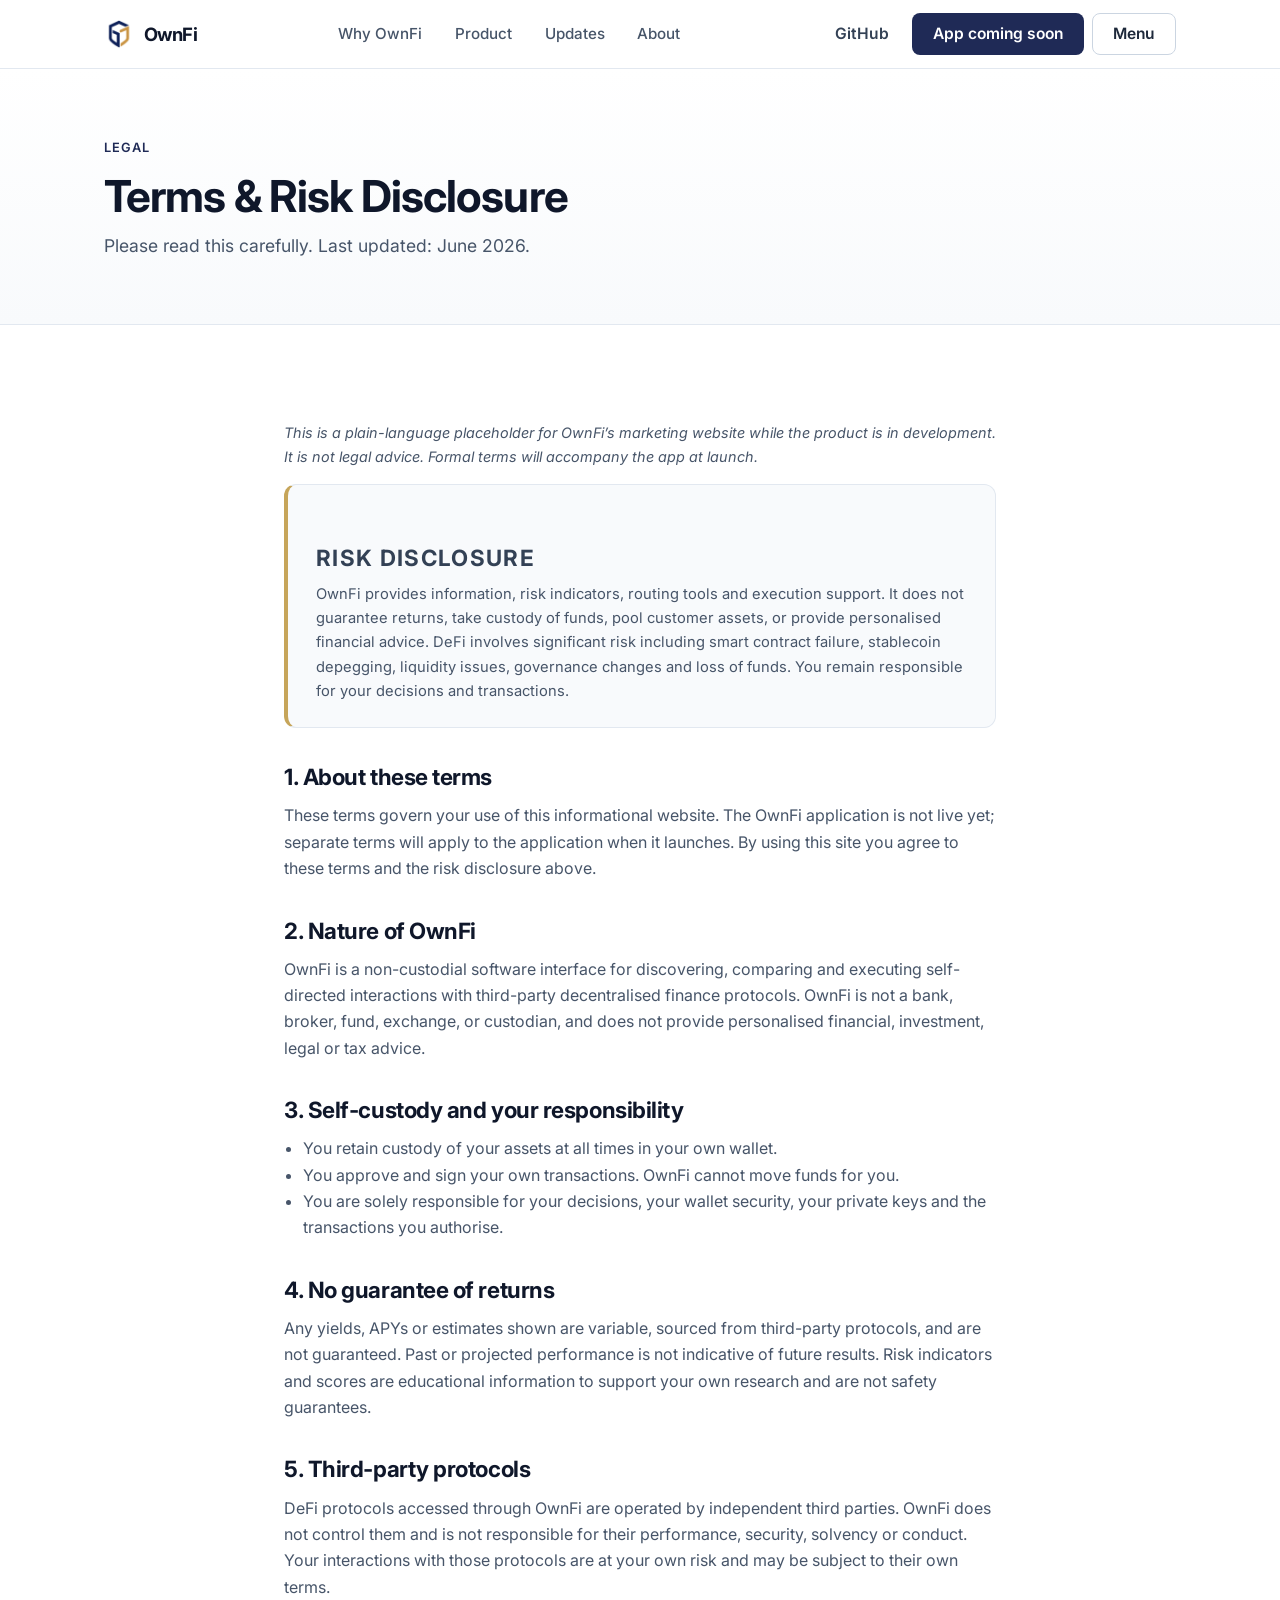
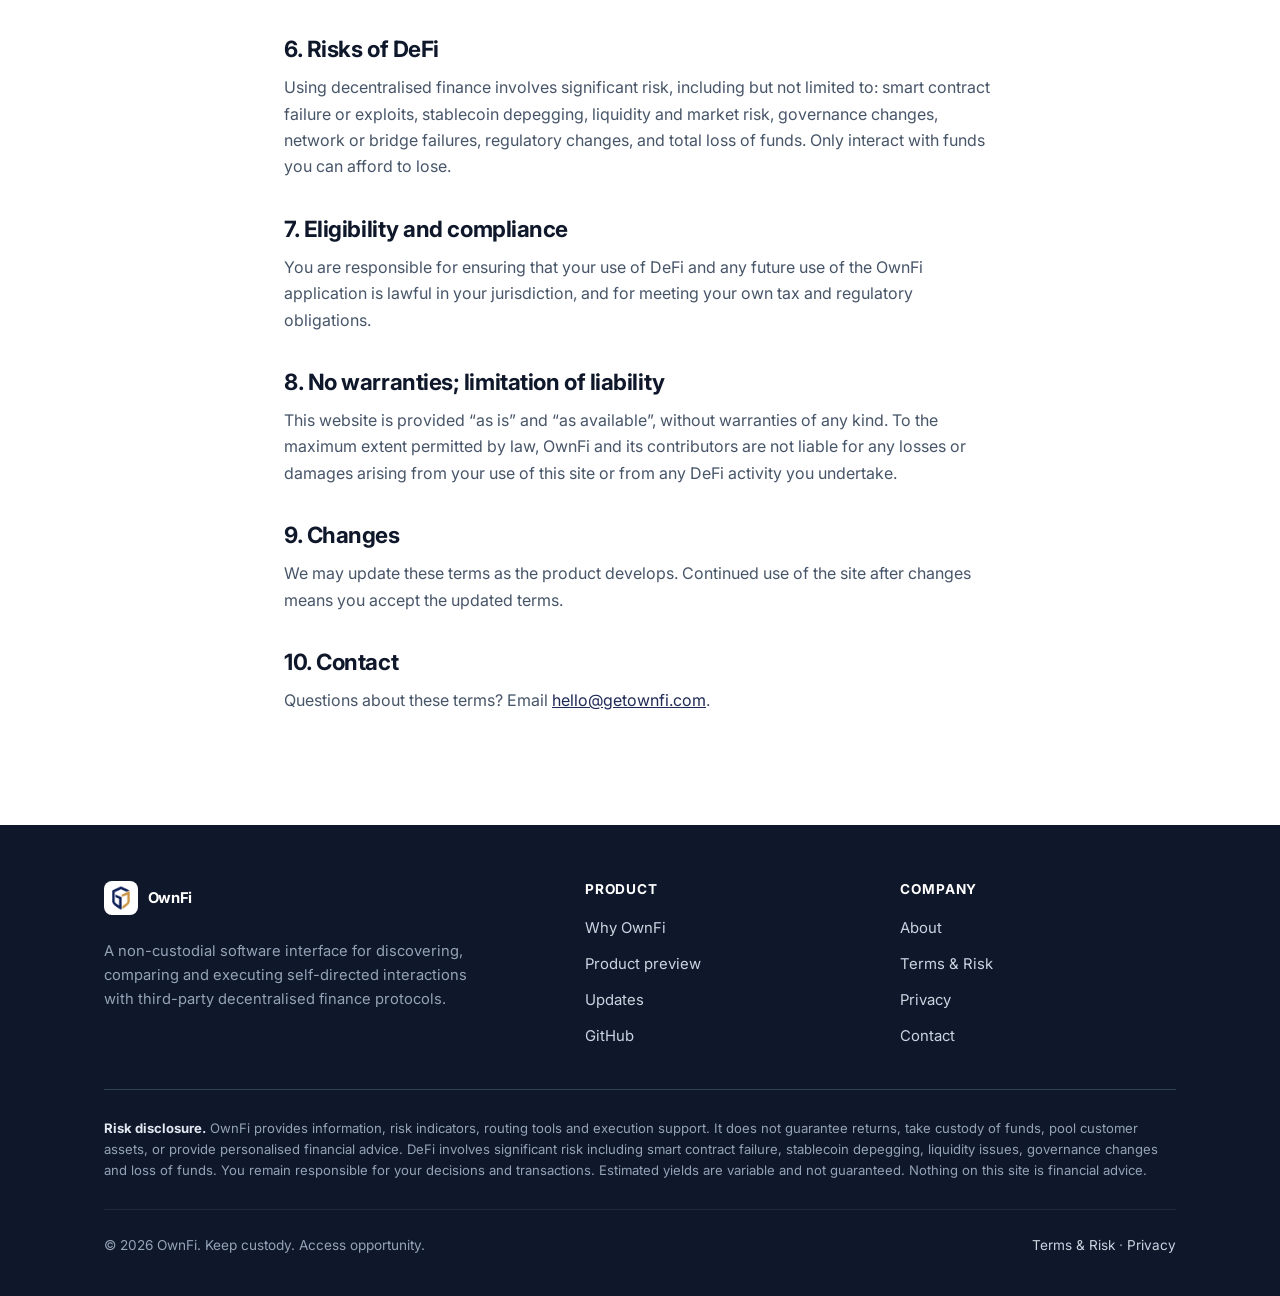
<file: terms.html>
<!doctype html>
<html lang="en">
  <head>
    <meta charset="utf-8" />
    <meta name="viewport" content="width=device-width, initial-scale=1" />
    <title>Terms &amp; Risk Disclosure — OwnFi</title>
    <meta
      name="description"
      content="OwnFi terms of use and risk disclosure. OwnFi is a non-custodial interface. DeFi involves significant risk including loss of funds."
    />
    <link rel="canonical" href="https://getownfi.com/terms.html" />

    <link rel="icon" type="image/png" href="favicon.png" />
    <link rel="apple-touch-icon" href="apple-touch-icon.png" />
    <meta name="theme-color" content="#1f2a56" />

    <meta property="og:type" content="website" />
    <meta property="og:site_name" content="OwnFi" />
    <meta property="og:title" content="Terms &amp; Risk Disclosure — OwnFi" />
    <meta property="og:url" content="https://getownfi.com/terms.html" />
    <meta property="og:image" content="https://getownfi.com/assets/img/og.png" />

    <link rel="preconnect" href="https://fonts.googleapis.com" />
    <link rel="preconnect" href="https://fonts.gstatic.com" crossorigin />
    <link
      href="https://fonts.googleapis.com/css2?family=Inter:wght@400;500;600;700&display=swap"
      rel="stylesheet"
    />
    <link rel="stylesheet" href="assets/css/styles.css" />
  </head>
  <body>
    <a class="skip-link" href="#main">Skip to content</a>

    <header class="site-header">
      <div class="container nav">
        <a class="brand" href="index.html" aria-label="OwnFi home">
          <img class="brand__mark" src="assets/img/logo-mark.png" alt="" width="30" height="30" />
          OwnFi
        </a>
        <nav aria-label="Primary">
          <ul class="nav__links" id="primary-nav">
            <li><a href="index.html#value">Why OwnFi</a></li>
            <li><a href="index.html#product">Product</a></li>
            <li><a href="index.html#updates">Updates</a></li>
            <li><a href="about.html">About</a></li>
          </ul>
        </nav>
        <div class="nav__cta">
          <a class="btn btn--ghost" href="https://github.com/GetOwnFi" rel="noopener">GitHub</a>
          <a class="btn btn--primary" href="index.html#waitlist">App coming soon</a>
          <button
            class="btn btn--secondary nav-toggle"
            type="button"
            aria-expanded="false"
            aria-controls="primary-nav"
            aria-label="Toggle navigation menu"
          >
            Menu
          </button>
        </div>
      </div>
    </header>

    <main id="main">
      <section class="page-hero">
        <div class="container">
          <span class="eyebrow">Legal</span>
          <h1>Terms &amp; Risk Disclosure</h1>
          <p>Please read this carefully. Last updated: June 2026.</p>
        </div>
      </section>

      <section class="section">
        <div class="container prose">
          <p class="meta-note">
            This is a plain-language placeholder for OwnFi’s marketing website while the product is
            in development. It is not legal advice. Formal terms will accompany the app at launch.
          </p>

          <div class="disclaimer" style="margin-bottom: 2.25rem;">
            <h2>Risk disclosure</h2>
            <p>
              OwnFi provides information, risk indicators, routing tools and execution support. It
              does not guarantee returns, take custody of funds, pool customer assets, or provide
              personalised financial advice. DeFi involves significant risk including smart contract
              failure, stablecoin depegging, liquidity issues, governance changes and loss of funds.
              You remain responsible for your decisions and transactions.
            </p>
          </div>

          <h2>1. About these terms</h2>
          <p>
            These terms govern your use of this informational website. The OwnFi application is not
            live yet; separate terms will apply to the application when it launches. By using this
            site you agree to these terms and the risk disclosure above.
          </p>

          <h2>2. Nature of OwnFi</h2>
          <p>
            OwnFi is a non-custodial software interface for discovering, comparing and executing
            self-directed interactions with third-party decentralised finance protocols. OwnFi is
            not a bank, broker, fund, exchange, or custodian, and does not provide personalised
            financial, investment, legal or tax advice.
          </p>

          <h2>3. Self-custody and your responsibility</h2>
          <ul>
            <li>You retain custody of your assets at all times in your own wallet.</li>
            <li>You approve and sign your own transactions. OwnFi cannot move funds for you.</li>
            <li>
              You are solely responsible for your decisions, your wallet security, your private keys
              and the transactions you authorise.
            </li>
          </ul>

          <h2>4. No guarantee of returns</h2>
          <p>
            Any yields, APYs or estimates shown are variable, sourced from third-party protocols,
            and are not guaranteed. Past or projected performance is not indicative of future
            results. Risk indicators and scores are educational information to support your own
            research and are not safety guarantees.
          </p>

          <h2>5. Third-party protocols</h2>
          <p>
            DeFi protocols accessed through OwnFi are operated by independent third parties. OwnFi
            does not control them and is not responsible for their performance, security, solvency
            or conduct. Your interactions with those protocols are at your own risk and may be
            subject to their own terms.
          </p>

          <h2>6. Risks of DeFi</h2>
          <p>
            Using decentralised finance involves significant risk, including but not limited to:
            smart contract failure or exploits, stablecoin depegging, liquidity and market risk,
            governance changes, network or bridge failures, regulatory changes, and total loss of
            funds. Only interact with funds you can afford to lose.
          </p>

          <h2>7. Eligibility and compliance</h2>
          <p>
            You are responsible for ensuring that your use of DeFi and any future use of the OwnFi
            application is lawful in your jurisdiction, and for meeting your own tax and regulatory
            obligations.
          </p>

          <h2>8. No warranties; limitation of liability</h2>
          <p>
            This website is provided “as is” and “as available”, without warranties of any kind. To
            the maximum extent permitted by law, OwnFi and its contributors are not liable for any
            losses or damages arising from your use of this site or from any DeFi activity you
            undertake.
          </p>

          <h2>9. Changes</h2>
          <p>
            We may update these terms as the product develops. Continued use of the site after
            changes means you accept the updated terms.
          </p>

          <h2>10. Contact</h2>
          <p>
            Questions about these terms? Email
            <a href="mailto:hello@getownfi.com">hello@getownfi.com</a>.
          </p>
        </div>
      </section>
    </main>

    <footer class="site-footer">
      <div class="container">
        <div class="footer__grid">
          <div class="footer__col footer__brand-col">
            <a class="brand" href="index.html" aria-label="OwnFi home">
              <img class="brand__mark" src="assets/img/logo-mark.png" alt="" width="30" height="30" />
              OwnFi
            </a>
            <p class="footer__about">
              A non-custodial software interface for discovering, comparing and executing
              self-directed interactions with third-party decentralised finance protocols.
            </p>
          </div>
          <div class="footer__col">
            <h4>Product</h4>
            <ul>
              <li><a href="index.html#value">Why OwnFi</a></li>
              <li><a href="index.html#product">Product preview</a></li>
              <li><a href="index.html#updates">Updates</a></li>
              <li><a href="https://github.com/GetOwnFi" rel="noopener">GitHub</a></li>
            </ul>
          </div>
          <div class="footer__col">
            <h4>Company</h4>
            <ul>
              <li><a href="about.html">About</a></li>
              <li><a href="terms.html" aria-current="page">Terms &amp; Risk</a></li>
              <li><a href="privacy.html">Privacy</a></li>
              <li><a href="mailto:hello@getownfi.com">Contact</a></li>
            </ul>
          </div>
        </div>

        <p class="footer__disclaimer">
          <strong>Risk disclosure.</strong> OwnFi provides information, risk indicators, routing
          tools and execution support. It does not guarantee returns, take custody of funds, pool
          customer assets, or provide personalised financial advice. DeFi involves significant risk
          including smart contract failure, stablecoin depegging, liquidity issues, governance
          changes and loss of funds. You remain responsible for your decisions and transactions.
          Estimated yields are variable and not guaranteed. Nothing on this site is financial advice.
        </p>

        <div class="footer__bottom">
          <span>&copy; <span id="year">2026</span> OwnFi. Keep custody. Access opportunity.</span>
          <span>
            <a href="terms.html">Terms &amp; Risk</a> ·
            <a href="privacy.html">Privacy</a>
          </span>
        </div>
      </div>
    </footer>

    <script src="assets/js/main.js" defer></script>
  </body>
</html>
</file>
<file: assets/css/styles.css>
/* ==========================================================================
   OwnFi — marketing site styles
   Calm, trustworthy fintech. Slate/neutral palette + a single teal accent.
   ========================================================================== */

:root {
  /* Neutrals (slate) */
  --slate-50: #f8fafc;
  --slate-100: #f1f5f9;
  --slate-200: #e2e8f0;
  --slate-300: #cbd5e1;
  --slate-400: #94a3b8;
  --slate-500: #64748b;
  --slate-600: #475569;
  --slate-700: #334155;
  --slate-800: #1e293b;
  --slate-900: #0f172a;

  /* Brand accent (indigo) */
  --accent-50: #eef1f8;
  --accent-100: #d8def0;
  --accent-500: #1f2a56;
  --accent-600: #18213f;
  --accent-700: #141a35;

  /* Secondary accent (muted gold) — decorative use only */
  --gold-100: #f3ead4;
  --gold-400: #c6a55a;
  --gold-600: #a9863f;

  /* Semantic tokens */
  --bg: #ffffff;
  --bg-subtle: var(--slate-50);
  --surface: #ffffff;
  --border: var(--slate-200);
  --border-strong: var(--slate-300);
  --text: var(--slate-900);
  --text-muted: var(--slate-600);
  --text-subtle: var(--slate-500);
  --accent: var(--accent-500);
  --accent-hover: var(--accent-600);

  --radius-sm: 8px;
  --radius: 12px;
  --radius-lg: 18px;
  --shadow-sm: 0 1px 2px rgba(15, 23, 42, 0.04), 0 1px 3px rgba(15, 23, 42, 0.06);
  --shadow: 0 4px 12px rgba(15, 23, 42, 0.06), 0 2px 4px rgba(15, 23, 42, 0.04);
  --shadow-lg: 0 18px 40px rgba(15, 23, 42, 0.1);

  --maxw: 1120px;
  --font: "Inter", -apple-system, BlinkMacSystemFont, "Segoe UI", Roboto,
    Helvetica, Arial, sans-serif;
  --font-mono: ui-monospace, SFMono-Regular, "SF Mono", Menlo, Consolas,
    "Liberation Mono", monospace;
}

/* ---------- Reset ---------- */
*,
*::before,
*::after {
  box-sizing: border-box;
}

html {
  scroll-behavior: smooth;
  -webkit-text-size-adjust: 100%;
}

@media (prefers-reduced-motion: reduce) {
  html {
    scroll-behavior: auto;
  }
  * {
    animation-duration: 0.001ms !important;
    transition-duration: 0.001ms !important;
  }
}

body {
  margin: 0;
  font-family: var(--font);
  color: var(--text);
  background: var(--bg);
  line-height: 1.65;
  -webkit-font-smoothing: antialiased;
  text-rendering: optimizeLegibility;
}

img,
svg {
  display: block;
  max-width: 100%;
}

a {
  color: var(--accent);
  text-decoration: none;
}

a:hover {
  text-decoration: underline;
}

h1,
h2,
h3,
h4 {
  line-height: 1.2;
  letter-spacing: -0.02em;
  color: var(--slate-900);
  margin: 0 0 0.5em;
  font-weight: 700;
}

p {
  margin: 0 0 1rem;
}

ul,
ol {
  margin: 0 0 1rem;
  padding-left: 1.2rem;
}

/* ---------- Accessibility helpers ---------- */
:focus-visible {
  outline: 3px solid var(--accent);
  outline-offset: 2px;
  border-radius: 4px;
}

.skip-link {
  position: absolute;
  left: -9999px;
  top: 0;
  background: var(--slate-900);
  color: #fff;
  padding: 0.75rem 1rem;
  border-radius: 0 0 var(--radius-sm) 0;
  z-index: 100;
}

.skip-link:focus {
  left: 0;
}

.visually-hidden {
  position: absolute;
  width: 1px;
  height: 1px;
  padding: 0;
  margin: -1px;
  overflow: hidden;
  clip: rect(0, 0, 0, 0);
  white-space: nowrap;
  border: 0;
}

/* ---------- Layout ---------- */
.container {
  width: 100%;
  max-width: var(--maxw);
  margin-inline: auto;
  padding-inline: 1.5rem;
}

.section {
  padding-block: clamp(3.5rem, 8vw, 6rem);
}

.section--subtle {
  background: var(--bg-subtle);
  border-block: 1px solid var(--border);
}

.section__head {
  max-width: 640px;
  margin-bottom: 2.5rem;
}

.section__head.center {
  margin-inline: auto;
  text-align: center;
}

.eyebrow {
  display: inline-block;
  font-size: 0.8rem;
  font-weight: 600;
  letter-spacing: 0.08em;
  text-transform: uppercase;
  color: var(--accent);
  margin-bottom: 0.75rem;
}

.section h2 {
  font-size: clamp(1.6rem, 3.5vw, 2.25rem);
}

.lead {
  font-size: 1.125rem;
  color: var(--text-muted);
}

/* ---------- Header / nav ---------- */
.site-header {
  position: sticky;
  top: 0;
  z-index: 50;
  background: rgba(255, 255, 255, 0.85);
  backdrop-filter: saturate(180%) blur(12px);
  border-bottom: 1px solid var(--border);
}

.nav {
  display: flex;
  align-items: center;
  justify-content: space-between;
  gap: 1rem;
  height: 68px;
}

.brand {
  display: inline-flex;
  align-items: center;
  gap: 0.6rem;
  font-weight: 700;
  font-size: 1.15rem;
  color: var(--slate-900);
  letter-spacing: -0.02em;
}

.brand:hover {
  text-decoration: none;
}

.brand__mark {
  width: 30px;
  height: 30px;
  flex: none;
}

.nav__links {
  display: flex;
  align-items: center;
  gap: 0.35rem;
  list-style: none;
  margin: 0;
  padding: 0;
}

.nav__links a {
  display: inline-block;
  padding: 0.5rem 0.85rem;
  border-radius: var(--radius-sm);
  color: var(--text-muted);
  font-weight: 500;
  font-size: 0.95rem;
}

.nav__links a:hover {
  color: var(--slate-900);
  background: var(--slate-100);
  text-decoration: none;
}

.nav__cta {
  display: flex;
  align-items: center;
  gap: 0.5rem;
}

.nav-toggle {
  display: none;
}

/* ---------- Buttons ---------- */
.btn {
  display: inline-flex;
  align-items: center;
  justify-content: center;
  gap: 0.5rem;
  font-family: inherit;
  font-weight: 600;
  font-size: 0.975rem;
  line-height: 1;
  padding: 0.75rem 1.25rem;
  border-radius: var(--radius-sm);
  border: 1px solid transparent;
  cursor: pointer;
  transition: background-color 0.15s ease, border-color 0.15s ease,
    color 0.15s ease, transform 0.05s ease;
  white-space: nowrap;
}

.btn:hover {
  text-decoration: none;
}

.btn:active {
  transform: translateY(1px);
}

.btn--primary {
  background: var(--accent);
  color: #fff;
}

.btn--primary:hover {
  background: var(--accent-hover);
  color: #fff;
}

.btn--secondary {
  background: var(--surface);
  color: var(--slate-800);
  border-color: var(--border-strong);
}

.btn--secondary:hover {
  background: var(--slate-50);
  border-color: var(--slate-400);
}

.btn--ghost {
  background: transparent;
  color: var(--slate-700);
  padding-inline: 0.85rem;
}

.btn--ghost:hover {
  background: var(--slate-100);
}

.btn--lg {
  padding: 0.9rem 1.6rem;
  font-size: 1.05rem;
}

/* ---------- Hero ---------- */
.hero {
  position: relative;
  padding-block: clamp(3.5rem, 9vw, 6.5rem);
  background: radial-gradient(
      1200px 500px at 75% -10%,
      var(--accent-50),
      transparent 60%
    ),
    linear-gradient(180deg, #ffffff 0%, var(--slate-50) 100%);
  border-bottom: 1px solid var(--border);
}

.hero__grid {
  display: grid;
  grid-template-columns: 1.05fr 0.95fr;
  gap: clamp(2rem, 5vw, 4rem);
  align-items: center;
}

.hero__badge {
  display: inline-flex;
  align-items: center;
  gap: 0.5rem;
  background: var(--surface);
  border: 1px solid var(--border);
  color: var(--text-muted);
  font-size: 0.85rem;
  font-weight: 500;
  padding: 0.4rem 0.85rem;
  border-radius: 999px;
  box-shadow: var(--shadow-sm);
  margin-bottom: 1.5rem;
}

.hero__badge .dot {
  width: 8px;
  height: 8px;
  border-radius: 50%;
  background: var(--gold-400);
  flex: none;
}

.hero h1 {
  font-size: clamp(2.1rem, 5.2vw, 3.4rem);
  margin-bottom: 1.1rem;
}

.hero__sub {
  font-size: 1.18rem;
  color: var(--text-muted);
  max-width: 38ch;
  margin-bottom: 2rem;
}

.hero__actions {
  display: flex;
  flex-wrap: wrap;
  gap: 0.85rem;
  margin-bottom: 1.25rem;
}

.hero__note {
  font-size: 0.9rem;
  color: var(--text-subtle);
  margin: 0;
}

/* ---------- Mock app preview (hero) ---------- */
.mock {
  background: var(--surface);
  border: 1px solid var(--border);
  border-radius: var(--radius-lg);
  box-shadow: var(--shadow-lg);
  overflow: hidden;
}

.mock__bar {
  display: flex;
  align-items: center;
  gap: 0.4rem;
  padding: 0.75rem 1rem;
  background: var(--slate-50);
  border-bottom: 1px solid var(--border);
}

.mock__bar span {
  width: 11px;
  height: 11px;
  border-radius: 50%;
  background: var(--slate-300);
}

.mock__bar .mock__url {
  width: auto;
  height: auto;
  background: var(--surface);
  border: 1px solid var(--border);
  border-radius: 6px;
  padding: 0.2rem 0.7rem;
  margin-left: 0.6rem;
  font-size: 0.78rem;
  color: var(--text-subtle);
  font-family: var(--font-mono);
}

.mock__body {
  padding: 1.25rem;
}

.mock__row {
  display: flex;
  align-items: center;
  justify-content: space-between;
  gap: 1rem;
  margin-bottom: 1rem;
}

.mock__title {
  font-size: 0.8rem;
  font-weight: 600;
  text-transform: uppercase;
  letter-spacing: 0.06em;
  color: var(--text-subtle);
}

.mock__balance {
  font-size: 1.85rem;
  font-weight: 700;
  letter-spacing: -0.02em;
}

.mock__pill {
  font-size: 0.72rem;
  font-weight: 600;
  padding: 0.25rem 0.6rem;
  border-radius: 999px;
  background: var(--accent-50);
  color: var(--accent-700);
  border: 1px solid var(--accent-100);
}

.mock__list {
  list-style: none;
  margin: 0;
  padding: 0;
  display: grid;
  gap: 0.6rem;
}

.mock__item {
  display: flex;
  align-items: center;
  justify-content: space-between;
  gap: 0.75rem;
  padding: 0.75rem 0.85rem;
  border: 1px solid var(--border);
  border-radius: var(--radius-sm);
  background: var(--surface);
}

.mock__item-main {
  display: flex;
  align-items: center;
  gap: 0.7rem;
  min-width: 0;
}

.mock__token {
  width: 32px;
  height: 32px;
  border-radius: 50%;
  background: var(--slate-100);
  display: grid;
  place-items: center;
  font-size: 0.72rem;
  font-weight: 700;
  color: var(--slate-600);
  flex: none;
}

.mock__item-name {
  font-weight: 600;
  font-size: 0.92rem;
}

.mock__item-sub {
  font-size: 0.78rem;
  color: var(--text-subtle);
}

.mock__apy {
  text-align: right;
}

.mock__apy strong {
  display: block;
  font-size: 0.95rem;
  color: var(--accent-700);
}

.mock__apy span {
  font-size: 0.72rem;
  color: var(--text-subtle);
}

.risk-dots {
  display: inline-flex;
  gap: 3px;
  vertical-align: middle;
}

.risk-dots i {
  width: 6px;
  height: 6px;
  border-radius: 50%;
  background: var(--slate-300);
  display: inline-block;
}

.risk-dots[data-level="1"] i:nth-child(-n + 1),
.risk-dots[data-level="2"] i:nth-child(-n + 2),
.risk-dots[data-level="3"] i:nth-child(-n + 3) {
  background: var(--gold-400);
}

/* ---------- Cards / grids ---------- */
.grid {
  display: grid;
  gap: 1.25rem;
}

.grid--3 {
  grid-template-columns: repeat(3, 1fr);
}

.grid--2 {
  grid-template-columns: repeat(2, 1fr);
}

.card {
  background: var(--surface);
  border: 1px solid var(--border);
  border-radius: var(--radius);
  padding: 1.6rem;
  box-shadow: var(--shadow-sm);
  height: 100%;
}

.card h3 {
  font-size: 1.2rem;
  margin-bottom: 0.5rem;
}

.card p {
  color: var(--text-muted);
  margin: 0;
  font-size: 0.97rem;
}

.card__icon {
  width: 44px;
  height: 44px;
  border-radius: 10px;
  background: var(--accent-50);
  border: 1px solid var(--accent-100);
  color: var(--accent-700);
  display: grid;
  place-items: center;
  margin-bottom: 1.1rem;
}

.card__icon svg {
  width: 22px;
  height: 22px;
}

/* Feature (product preview) grid */
.feature {
  display: flex;
  gap: 1rem;
  padding: 1.4rem;
  background: var(--surface);
  border: 1px solid var(--border);
  border-radius: var(--radius);
  box-shadow: var(--shadow-sm);
}

.feature__num {
  font-family: var(--font-mono);
  font-size: 0.8rem;
  font-weight: 600;
  color: var(--accent-700);
  background: var(--accent-50);
  border: 1px solid var(--accent-100);
  border-radius: 8px;
  width: 34px;
  height: 34px;
  display: grid;
  place-items: center;
  flex: none;
}

.feature h3 {
  font-size: 1.05rem;
  margin-bottom: 0.3rem;
}

.feature p {
  margin: 0;
  font-size: 0.92rem;
  color: var(--text-muted);
}

/* Chips */
.chips {
  display: flex;
  flex-wrap: wrap;
  gap: 0.6rem;
  margin-top: 1.5rem;
}

.chip {
  display: inline-flex;
  align-items: center;
  gap: 0.45rem;
  font-size: 0.85rem;
  font-weight: 500;
  color: var(--text-muted);
  background: var(--surface);
  border: 1px solid var(--border);
  border-radius: 999px;
  padding: 0.4rem 0.85rem;
}

.chip strong {
  color: var(--slate-900);
}

/* ---------- Callout / waitlist ---------- */
.callout {
  background: var(--slate-900);
  color: var(--slate-100);
  border-radius: var(--radius-lg);
  padding: clamp(2rem, 5vw, 3.25rem);
  text-align: center;
}

.callout h2 {
  color: #fff;
}

.callout p {
  color: var(--slate-300);
  max-width: 52ch;
  margin-inline: auto;
}

.callout .hero__actions {
  justify-content: center;
  margin-top: 1.75rem;
  margin-bottom: 0;
}

.callout .btn--secondary {
  background: transparent;
  color: #fff;
  border-color: rgba(255, 255, 255, 0.3);
}

.callout .btn--secondary:hover {
  background: rgba(255, 255, 255, 0.08);
  border-color: rgba(255, 255, 255, 0.5);
}

/* ---------- Disclaimer ---------- */
.disclaimer {
  border: 1px solid var(--border);
  border-left: 4px solid var(--gold-400);
  background: var(--bg-subtle);
  border-radius: var(--radius);
  padding: 1.5rem 1.75rem;
}

.disclaimer h2 {
  font-size: 1.05rem;
  text-transform: uppercase;
  letter-spacing: 0.06em;
  color: var(--slate-700);
  margin-bottom: 0.6rem;
}

.disclaimer p {
  font-size: 0.92rem;
  color: var(--text-muted);
  margin: 0;
}

/* ---------- Prose (legal / about pages) ---------- */
.page-hero {
  padding-block: clamp(2.5rem, 6vw, 4rem);
  background: linear-gradient(180deg, #ffffff 0%, var(--slate-50) 100%);
  border-bottom: 1px solid var(--border);
}

.page-hero h1 {
  font-size: clamp(1.9rem, 4.5vw, 2.75rem);
  margin-bottom: 0.5rem;
}

.page-hero p {
  color: var(--text-muted);
  font-size: 1.1rem;
  margin: 0;
  max-width: 60ch;
}

.prose {
  max-width: 760px;
}

.prose h2 {
  font-size: 1.4rem;
  margin-top: 2.25rem;
}

.prose h3 {
  font-size: 1.1rem;
  margin-top: 1.5rem;
}

.prose p,
.prose li {
  color: var(--text-muted);
}

.prose a {
  text-decoration: underline;
}

.meta-note {
  font-size: 0.9rem;
  color: var(--text-subtle);
  font-style: italic;
}

/* ---------- Footer ---------- */
.site-footer {
  background: var(--slate-900);
  color: var(--slate-300);
  padding-block: 3.5rem 2.5rem;
}

.footer__grid {
  display: grid;
  grid-template-columns: 1.6fr 1fr 1fr;
  gap: 2.5rem;
  margin-bottom: 2.5rem;
}

.site-footer .brand {
  color: #fff;
}

/* Indigo mark needs a light tile to stay legible on the dark footer */
.site-footer .brand__mark {
  width: 34px;
  height: 34px;
  background: #fff;
  border-radius: 8px;
  padding: 4px;
}

.footer__about {
  font-size: 0.92rem;
  color: var(--slate-400);
  max-width: 42ch;
  margin-top: 1rem;
}

.footer__col h4 {
  color: #fff;
  font-size: 0.85rem;
  text-transform: uppercase;
  letter-spacing: 0.06em;
  margin-bottom: 1rem;
}

.footer__col ul {
  list-style: none;
  margin: 0;
  padding: 0;
  display: grid;
  gap: 0.6rem;
}

.footer__col a {
  color: var(--slate-300);
  font-size: 0.93rem;
}

.footer__col a:hover {
  color: #fff;
}

.footer__disclaimer {
  border-top: 1px solid var(--slate-700);
  padding-top: 1.75rem;
  font-size: 0.82rem;
  color: var(--slate-400);
  line-height: 1.6;
}

.footer__disclaimer strong {
  color: var(--slate-200);
}

.footer__bottom {
  display: flex;
  flex-wrap: wrap;
  justify-content: space-between;
  gap: 1rem;
  align-items: center;
  margin-top: 1.75rem;
  padding-top: 1.5rem;
  border-top: 1px solid var(--slate-800);
  font-size: 0.85rem;
  color: var(--slate-400);
}

.footer__bottom a {
  color: var(--slate-300);
}

/* ---------- Responsive ---------- */
@media (max-width: 900px) {
  .hero__grid {
    grid-template-columns: 1fr;
  }
  .hero__media {
    order: -1;
    max-width: 480px;
  }
  .grid--3 {
    grid-template-columns: repeat(2, 1fr);
  }
  .footer__grid {
    grid-template-columns: 1fr 1fr;
  }
  .footer__brand-col {
    grid-column: 1 / -1;
  }
}

@media (max-width: 680px) {
  .nav__links,
  .nav__cta .btn--ghost {
    display: none;
  }
  .nav-toggle {
    display: inline-flex;
  }
  .nav__links.is-open {
    display: flex;
    position: absolute;
    top: 68px;
    left: 0;
    right: 0;
    flex-direction: column;
    align-items: stretch;
    gap: 0.25rem;
    background: var(--surface);
    border-bottom: 1px solid var(--border);
    padding: 0.75rem 1.5rem 1.25rem;
    box-shadow: var(--shadow);
  }
  .nav__links.is-open a {
    padding: 0.7rem 0.5rem;
  }
  .grid--3,
  .grid--2 {
    grid-template-columns: 1fr;
  }
  .footer__grid {
    grid-template-columns: 1fr;
    gap: 2rem;
  }
}
</file>
